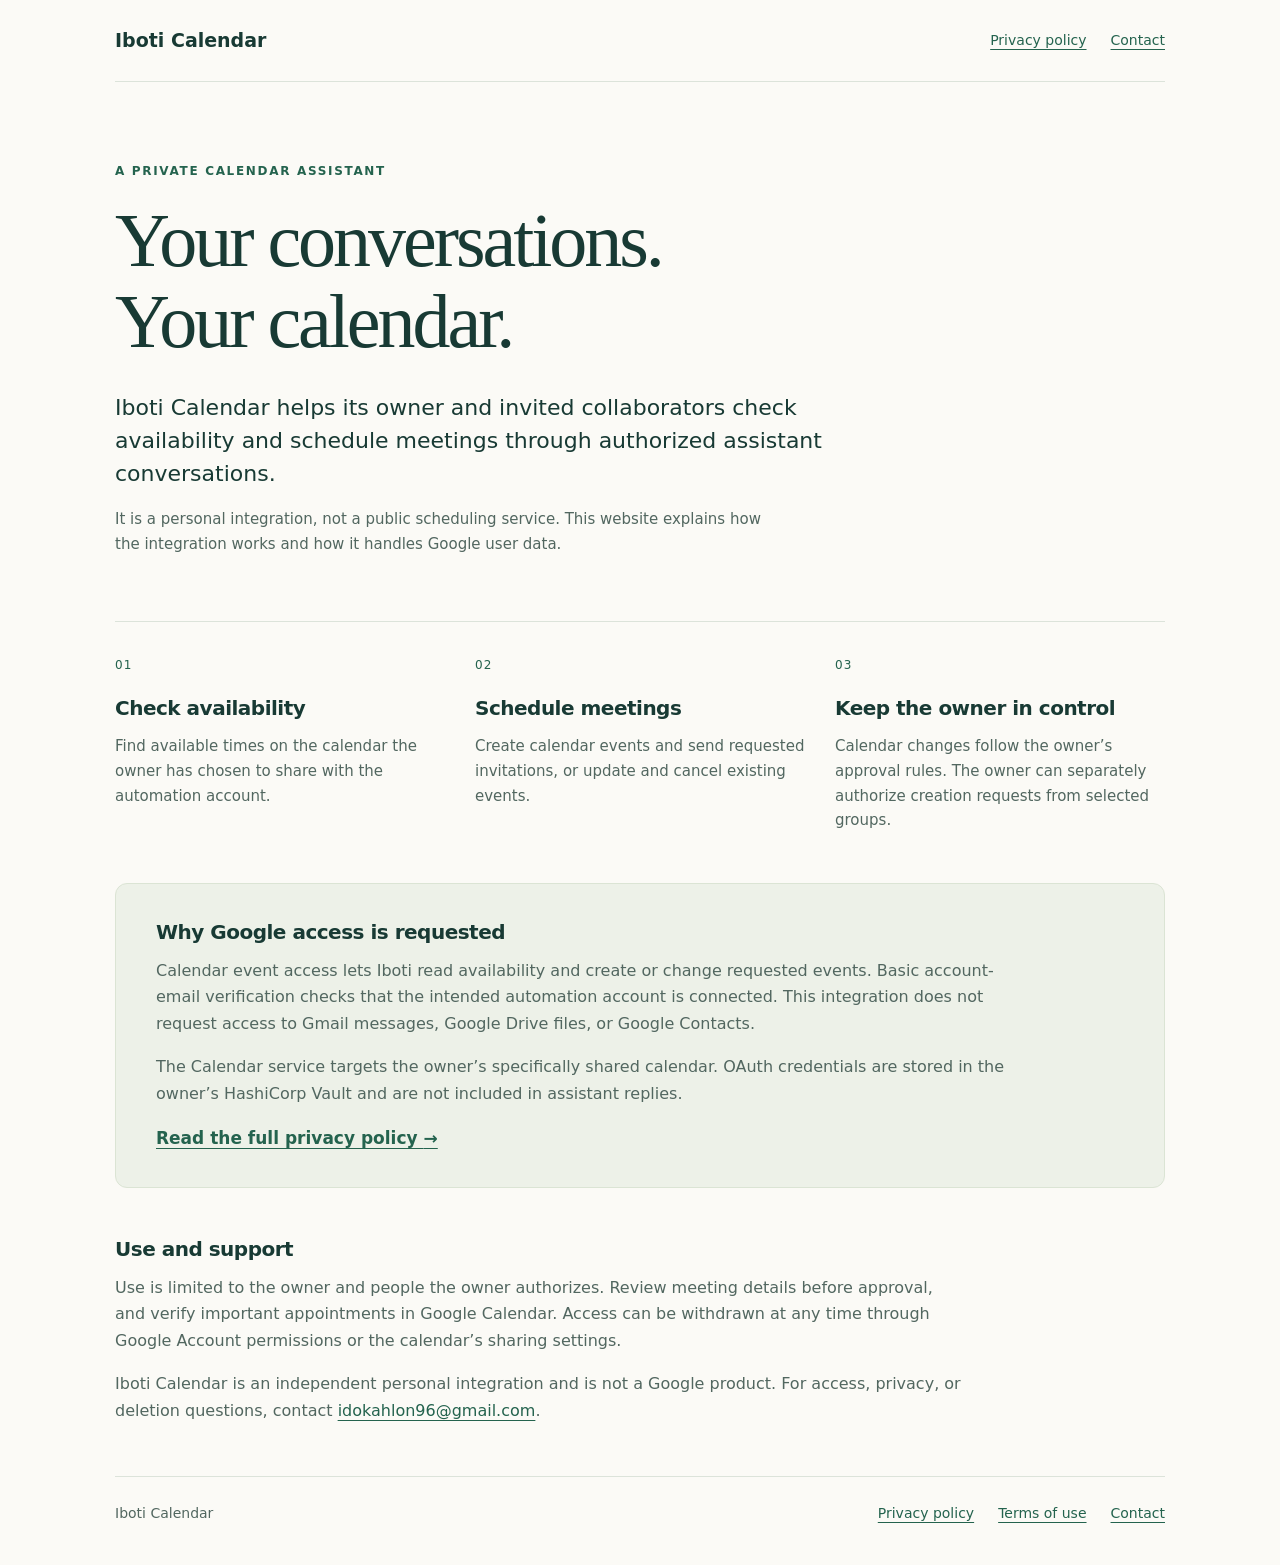
<file: index.html>
<!doctype html>
<html lang="en">
<head>
  <meta charset="utf-8">
  <meta name="viewport" content="width=device-width,initial-scale=1">
  <meta name="description" content="Iboti Calendar is a private calendar assistant for checking availability and scheduling meetings through authorized conversations.">
  <title>Iboti Calendar</title>
  <link rel="stylesheet" href="style.css">
</head>
<body>
  <header class="site-header"><a class="brand" href="./">Iboti Calendar</a><nav aria-label="Main navigation"><a href="privacy.html">Privacy policy</a><a href="mailto:idokahlon96@gmail.com">Contact</a></nav></header>
  <main>
    <section class="intro">
      <p class="eyebrow">A private calendar assistant</p>
      <h1>Your conversations.<br>Your calendar.</h1>
      <p class="lead">Iboti Calendar helps its owner and invited collaborators check availability and schedule meetings through authorized assistant conversations.</p>
      <p>It is a personal integration, not a public scheduling service. This website explains how the integration works and how it handles Google user data.</p>
    </section>
    <section class="cards" aria-label="Calendar capabilities">
      <article><span class="number" aria-hidden="true">01</span><h2>Check availability</h2><p>Find available times on the calendar the owner has chosen to share with the automation account.</p></article>
      <article><span class="number" aria-hidden="true">02</span><h2>Schedule meetings</h2><p>Create calendar events and send requested invitations, or update and cancel existing events.</p></article>
      <article><span class="number" aria-hidden="true">03</span><h2>Keep the owner in control</h2><p>Calendar changes follow the owner’s approval rules. The owner can separately authorize creation requests from selected groups.</p></article>
    </section>
    <section class="panel">
      <h2>Why Google access is requested</h2>
      <p>Calendar event access lets Iboti read availability and create or change requested events. Basic account-email verification checks that the intended automation account is connected. This integration does not request access to Gmail messages, Google Drive files, or Google Contacts.</p>
      <p>The Calendar service targets the owner’s specifically shared calendar. OAuth credentials are stored in the owner’s HashiCorp Vault and are not included in assistant replies.</p>
      <a class="text-link" href="privacy.html">Read the full privacy policy <span aria-hidden="true">→</span></a>
    </section>
    <section id="use" class="use"><h2>Use and support</h2><p>Use is limited to the owner and people the owner authorizes. Review meeting details before approval, and verify important appointments in Google Calendar. Access can be withdrawn at any time through Google Account permissions or the calendar’s sharing settings.</p><p>Iboti Calendar is an independent personal integration and is not a Google product. For access, privacy, or deletion questions, contact <a href="mailto:idokahlon96@gmail.com">idokahlon96@gmail.com</a>.</p></section>
  </main>
  <footer><span>Iboti Calendar</span><div><a href="privacy.html">Privacy policy</a><a href="#use">Terms of use</a><a href="mailto:idokahlon96@gmail.com">Contact</a></div></footer>
</body>
</html>
</file>
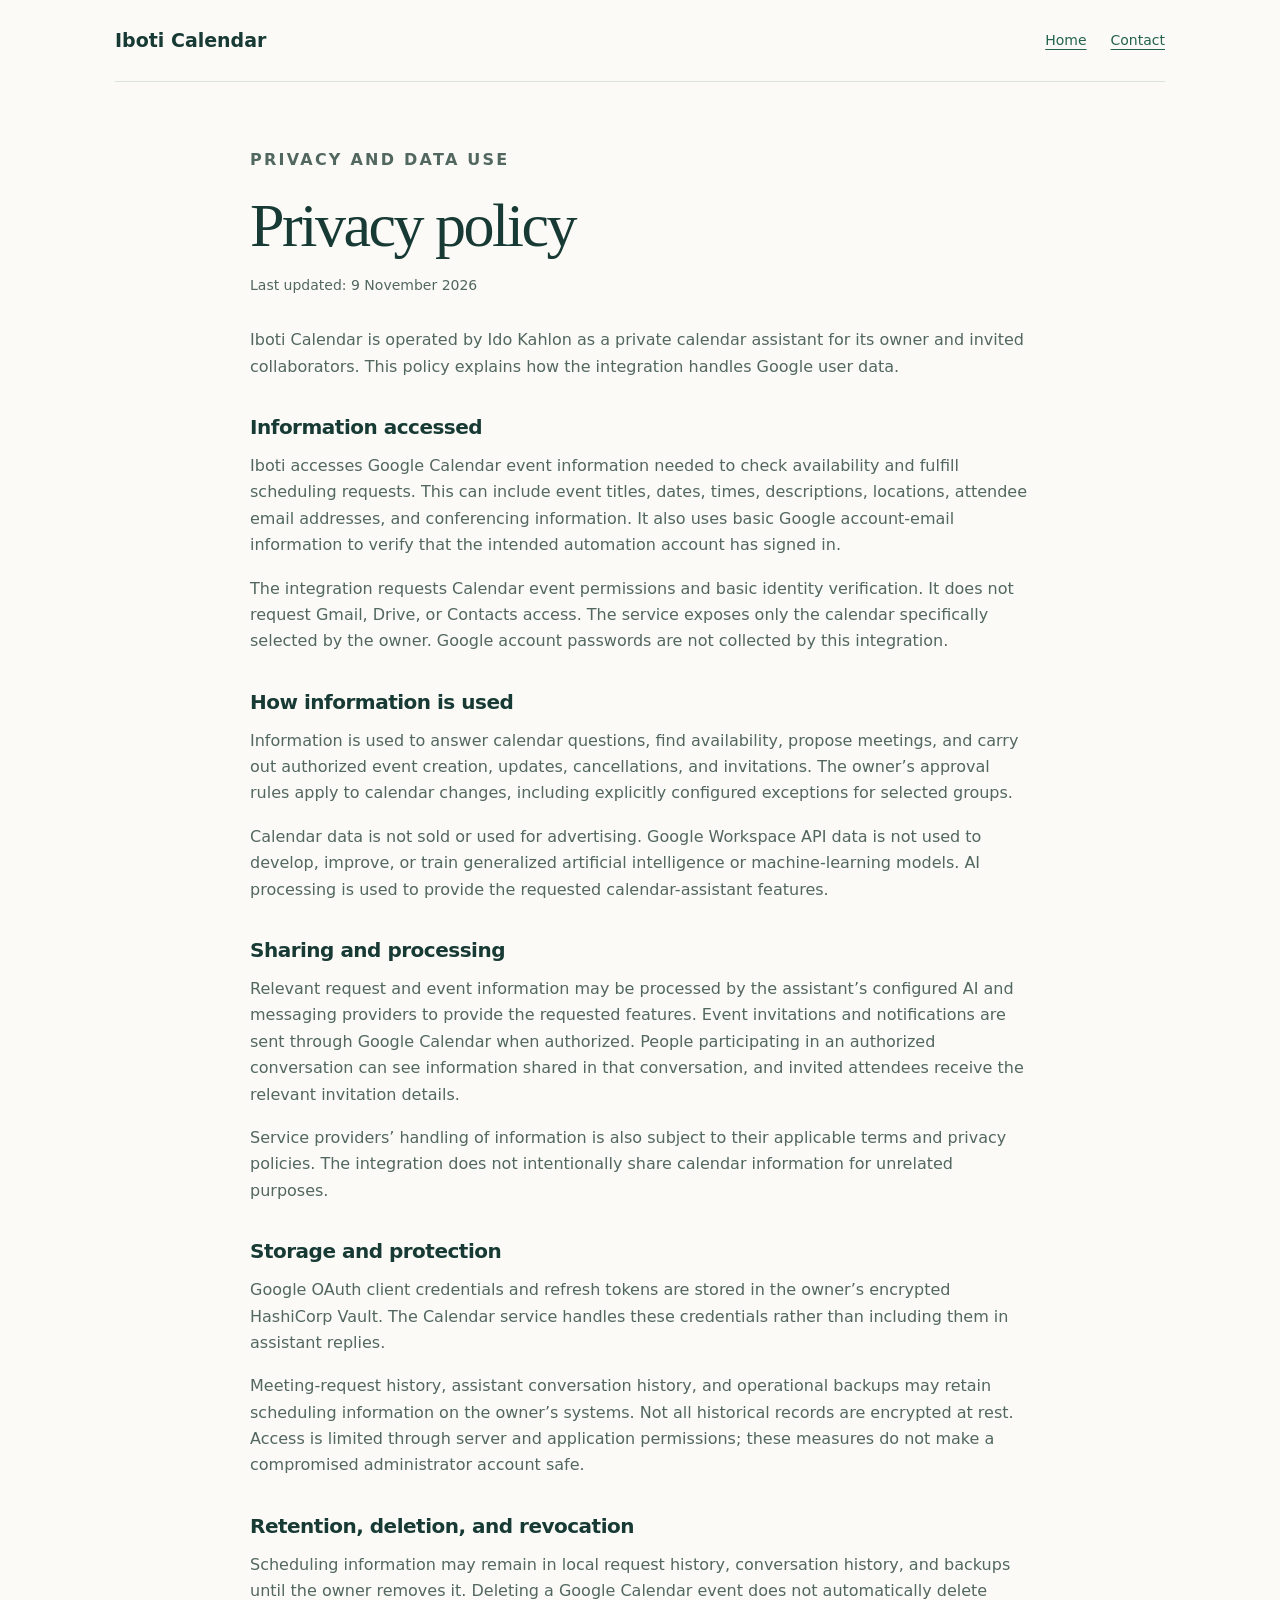
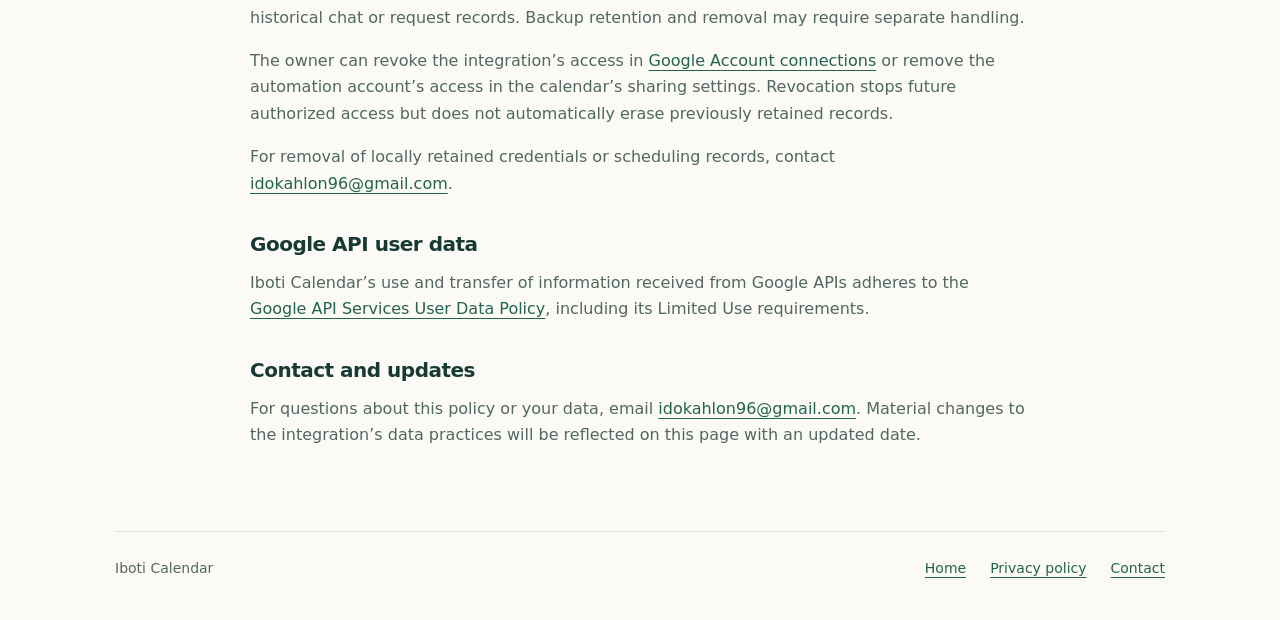
<file: privacy.html>
<!doctype html>
<html lang="en">
<head>
  <meta charset="utf-8">
  <meta name="viewport" content="width=device-width,initial-scale=1">
  <meta name="description" content="How Iboti Calendar accesses, uses, shares, stores, and deletes Google Calendar data.">
  <title>Privacy policy · Iboti Calendar</title>
  <link rel="stylesheet" href="style.css">
</head>
<body>
  <header class="site-header"><a class="brand" href="./">Iboti Calendar</a><nav aria-label="Main navigation"><a href="./">Home</a><a href="mailto:idokahlon96@gmail.com">Contact</a></nav></header>
  <main class="policy">
    <p class="eyebrow">Privacy and data use</p>
    <h1>Privacy policy</h1>
    <p class="updated">Last updated: 9 November 2026</p>
    <p>Iboti Calendar is operated by Ido Kahlon as a private calendar assistant for its owner and invited collaborators. This policy explains how the integration handles Google user data.</p>
    <section><h2>Information accessed</h2><p>Iboti accesses Google Calendar event information needed to check availability and fulfill scheduling requests. This can include event titles, dates, times, descriptions, locations, attendee email addresses, and conferencing information. It also uses basic Google account-email information to verify that the intended automation account has signed in.</p><p>The integration requests Calendar event permissions and basic identity verification. It does not request Gmail, Drive, or Contacts access. The service exposes only the calendar specifically selected by the owner. Google account passwords are not collected by this integration.</p></section>
    <section><h2>How information is used</h2><p>Information is used to answer calendar questions, find availability, propose meetings, and carry out authorized event creation, updates, cancellations, and invitations. The owner’s approval rules apply to calendar changes, including explicitly configured exceptions for selected groups.</p><p>Calendar data is not sold or used for advertising. Google Workspace API data is not used to develop, improve, or train generalized artificial intelligence or machine-learning models. AI processing is used to provide the requested calendar-assistant features.</p></section>
    <section><h2>Sharing and processing</h2><p>Relevant request and event information may be processed by the assistant’s configured AI and messaging providers to provide the requested features. Event invitations and notifications are sent through Google Calendar when authorized. People participating in an authorized conversation can see information shared in that conversation, and invited attendees receive the relevant invitation details.</p><p>Service providers’ handling of information is also subject to their applicable terms and privacy policies. The integration does not intentionally share calendar information for unrelated purposes.</p></section>
    <section><h2>Storage and protection</h2><p>Google OAuth client credentials and refresh tokens are stored in the owner’s encrypted HashiCorp Vault. The Calendar service handles these credentials rather than including them in assistant replies.</p><p>Meeting-request history, assistant conversation history, and operational backups may retain scheduling information on the owner’s systems. Not all historical records are encrypted at rest. Access is limited through server and application permissions; these measures do not make a compromised administrator account safe.</p></section>
    <section><h2>Retention, deletion, and revocation</h2><p>Scheduling information may remain in local request history, conversation history, and backups until the owner removes it. Deleting a Google Calendar event does not automatically delete historical chat or request records. Backup retention and removal may require separate handling.</p><p>The owner can revoke the integration’s access in <a href="https://myaccount.google.com/connections">Google Account connections</a> or remove the automation account’s access in the calendar’s sharing settings. Revocation stops future authorized access but does not automatically erase previously retained records.</p><p>For removal of locally retained credentials or scheduling records, contact <a href="mailto:idokahlon96@gmail.com">idokahlon96@gmail.com</a>.</p></section>
    <section><h2>Google API user data</h2><p>Iboti Calendar’s use and transfer of information received from Google APIs adheres to the <a href="https://developers.google.com/terms/api-services-user-data-policy">Google API Services User Data Policy</a>, including its Limited Use requirements.</p></section>
    <section><h2>Contact and updates</h2><p>For questions about this policy or your data, email <a href="mailto:idokahlon96@gmail.com">idokahlon96@gmail.com</a>. Material changes to the integration’s data practices will be reflected on this page with an updated date.</p></section>
  </main>
  <footer><span>Iboti Calendar</span><div><a href="./">Home</a><a href="privacy.html">Privacy policy</a><a href="mailto:idokahlon96@gmail.com">Contact</a></div></footer>
</body>
</html>
</file>
<file: style.css>
:root{color-scheme:light;--ink:#183a34;--muted:#526760;--paper:#fbfaf6;--line:#dce3da;--accent:#24634e}*{box-sizing:border-box}html{scroll-behavior:smooth}body{margin:0;background:var(--paper);color:var(--ink);font:17px/1.65 system-ui,-apple-system,BlinkMacSystemFont,"Segoe UI",sans-serif}a{color:var(--accent);text-underline-offset:4px}a:hover{text-decoration-thickness:2px}a:focus-visible{outline:3px solid #ad7439;outline-offset:5px}.site-header,main,footer{width:min(1050px,calc(100% - 48px));margin-inline:auto}.site-header{padding:25px 0;display:flex;gap:24px;align-items:center;justify-content:space-between;border-bottom:1px solid var(--line)}.brand{font-size:19px;font-weight:750;text-decoration:none;color:var(--ink)}nav,footer div{display:flex;gap:24px;flex-wrap:wrap}nav a,footer a{font-size:14px}.intro{max-width:780px;padding:80px 0 48px}.eyebrow{text-transform:uppercase;font-size:12px;letter-spacing:.14em;font-weight:750;color:var(--accent);margin:0 0 18px}h1{font-family:Georgia,"Times New Roman",serif;font-weight:400;font-size:clamp(44px,7vw,76px);line-height:1.07;letter-spacing:-.04em;margin:0 0 28px}h2{font-size:20px;line-height:1.3;letter-spacing:-.025em;margin:0 0 13px}p{margin:0 0 17px}.lead{font-size:22px;line-height:1.5}.intro>p:last-child{color:var(--muted);font-size:15px;max-width:650px}.cards{display:grid;grid-template-columns:repeat(3,1fr);gap:30px;border-top:1px solid var(--line);padding:34px 0 50px}.cards p{font-size:15px;color:var(--muted);margin:0}.number{font-size:12px;letter-spacing:.1em;color:var(--accent);display:block;margin-bottom:19px}.panel{padding:35px 40px;background:#edf1e8;border:1px solid #dbe4d4;border-radius:12px}.panel p,.use p{max-width:850px;color:var(--muted);font-size:16px}.text-link{font-weight:650}.use{padding:48px 0 35px}.policy{max-width:780px;padding-block:65px}.policy h1{font-size:clamp(40px,6vw,62px);margin-bottom:16px}.policy .updated{font-size:14px;color:var(--muted);margin-bottom:30px}.policy section{margin-top:34px}.policy p{color:var(--muted);font-size:16px}footer{border-top:1px solid var(--line);padding:25px 0 40px;display:flex;gap:20px;justify-content:space-between;font-size:14px;color:var(--muted)}@media(max-width:650px){.site-header,main,footer{width:calc(100% - 36px)}.site-header{align-items:flex-start;gap:16px}nav{gap:14px}.intro{padding-top:50px}.lead{font-size:20px}.cards{grid-template-columns:1fr;gap:28px;padding-bottom:35px}.number{margin-bottom:9px}.panel{padding:26px 23px}.policy{padding-top:45px}footer{flex-direction:column}footer div{gap:18px}}@media(prefers-reduced-motion:reduce){html{scroll-behavior:auto}}
</file>
